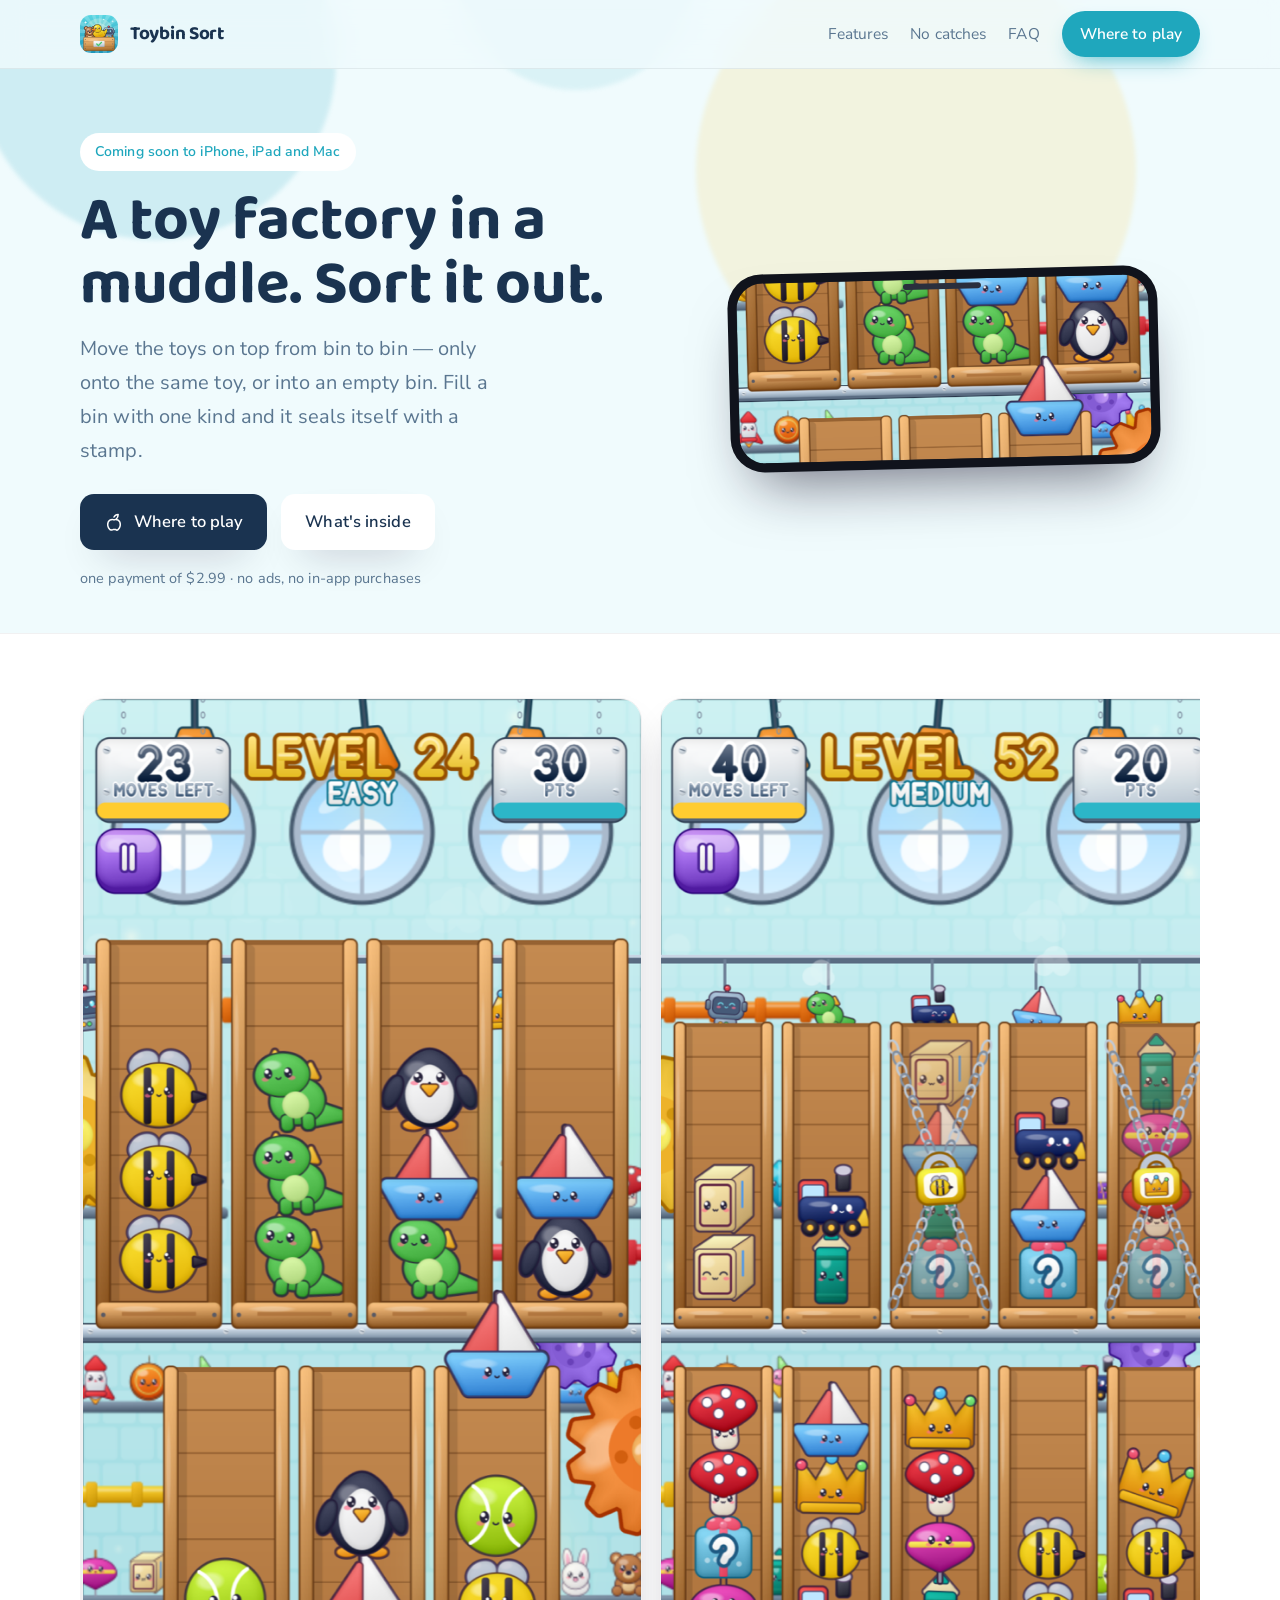
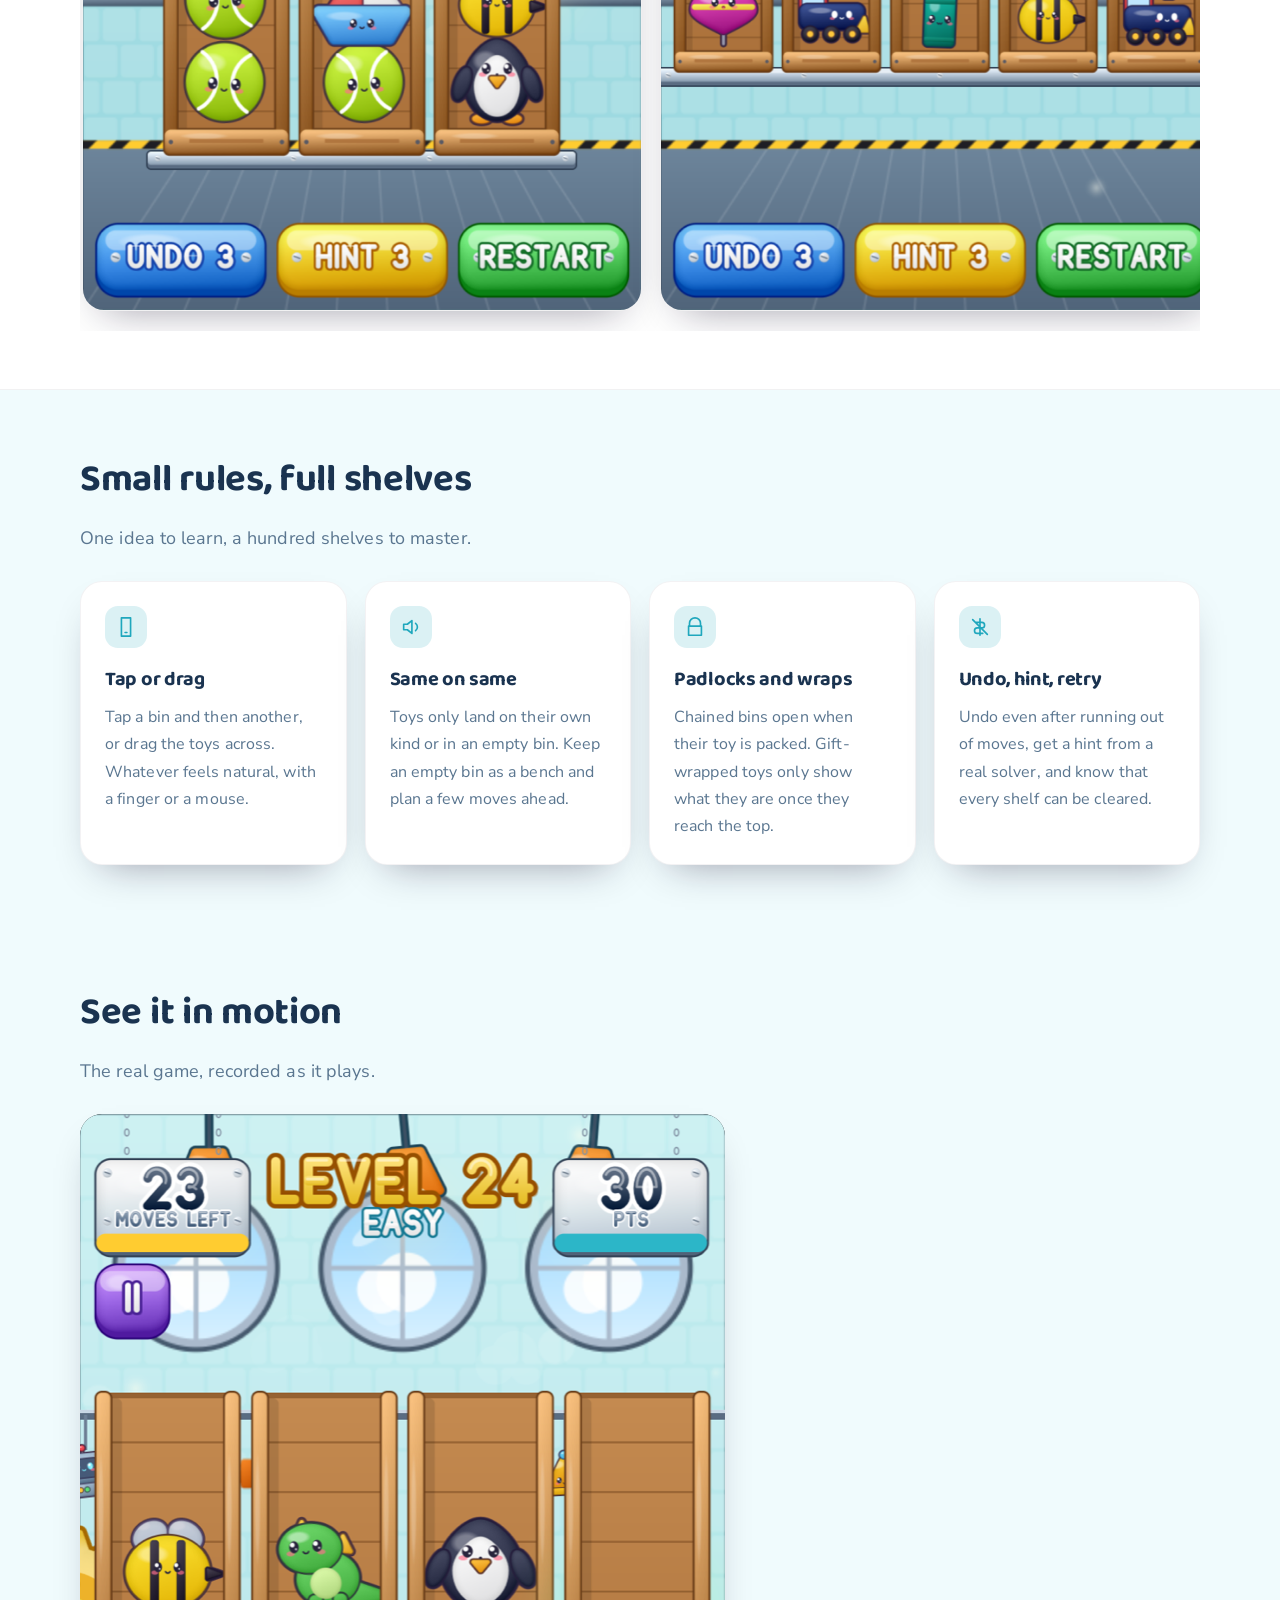
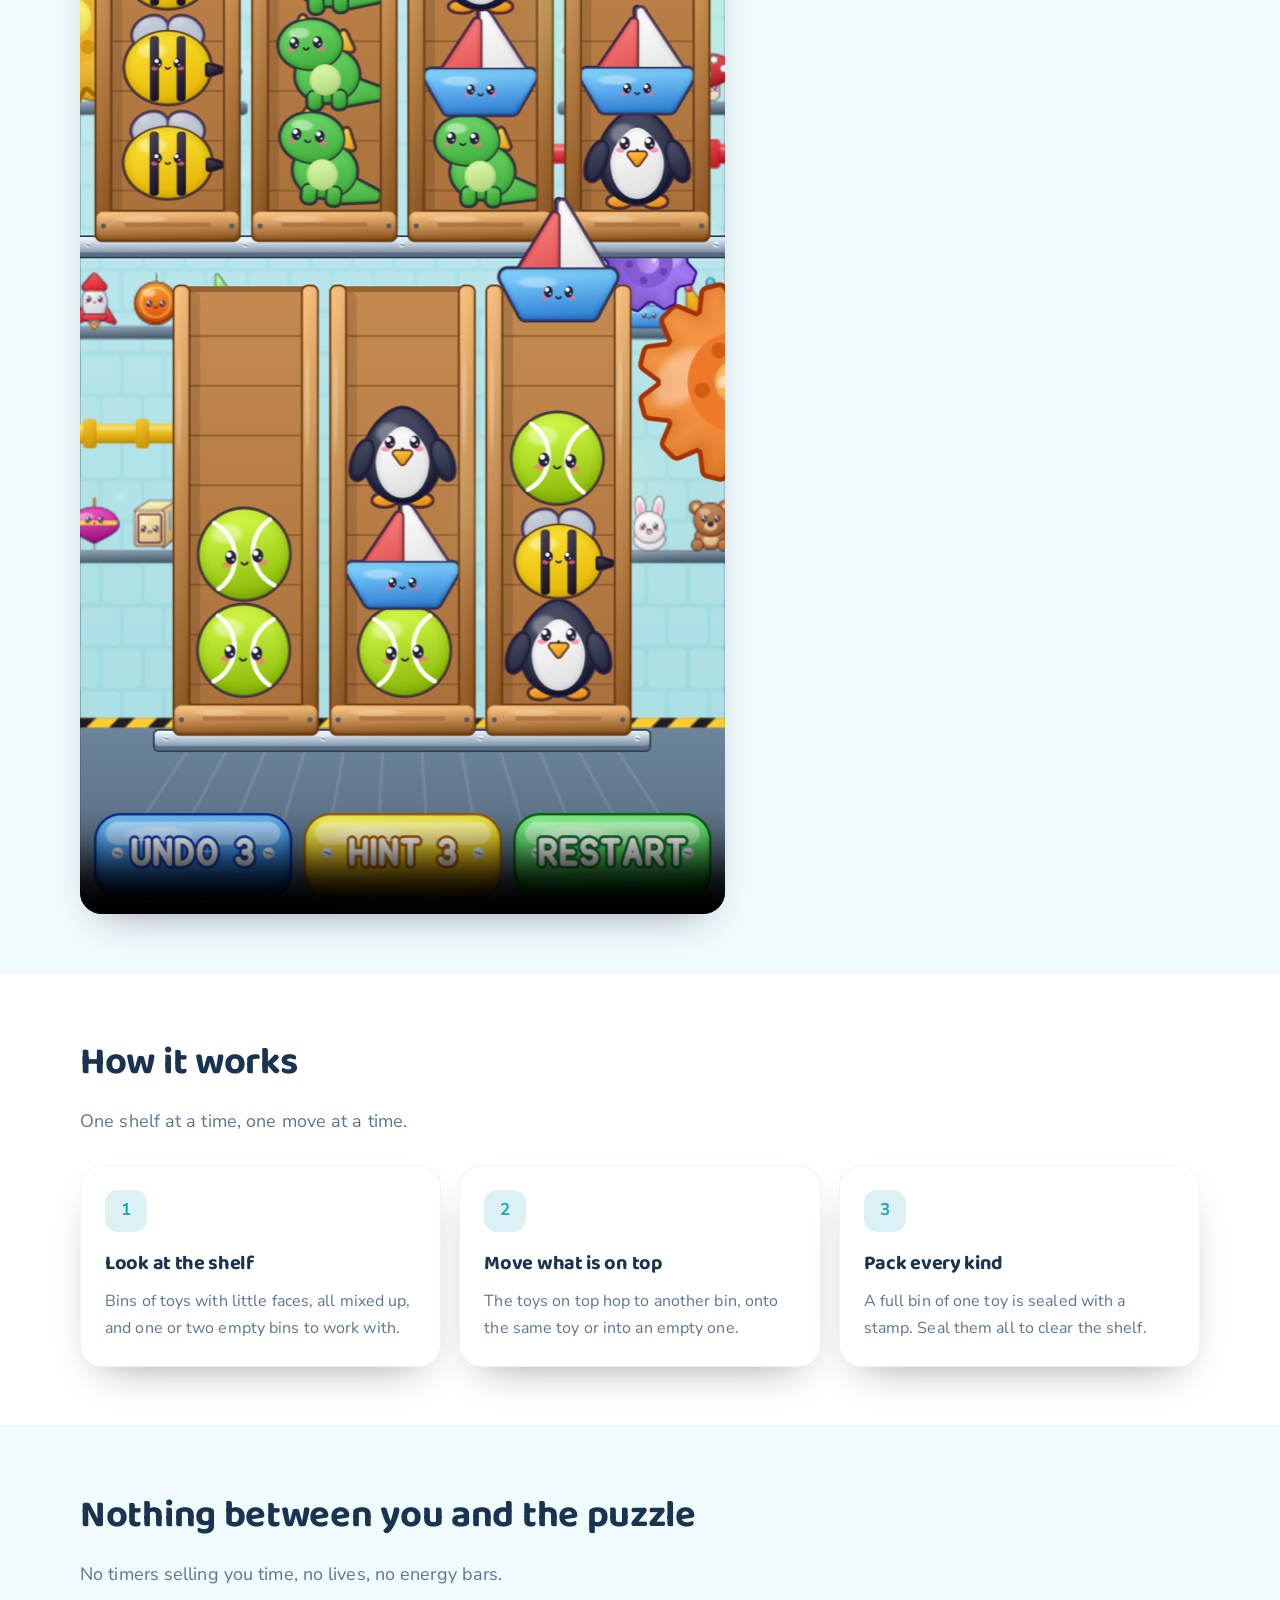
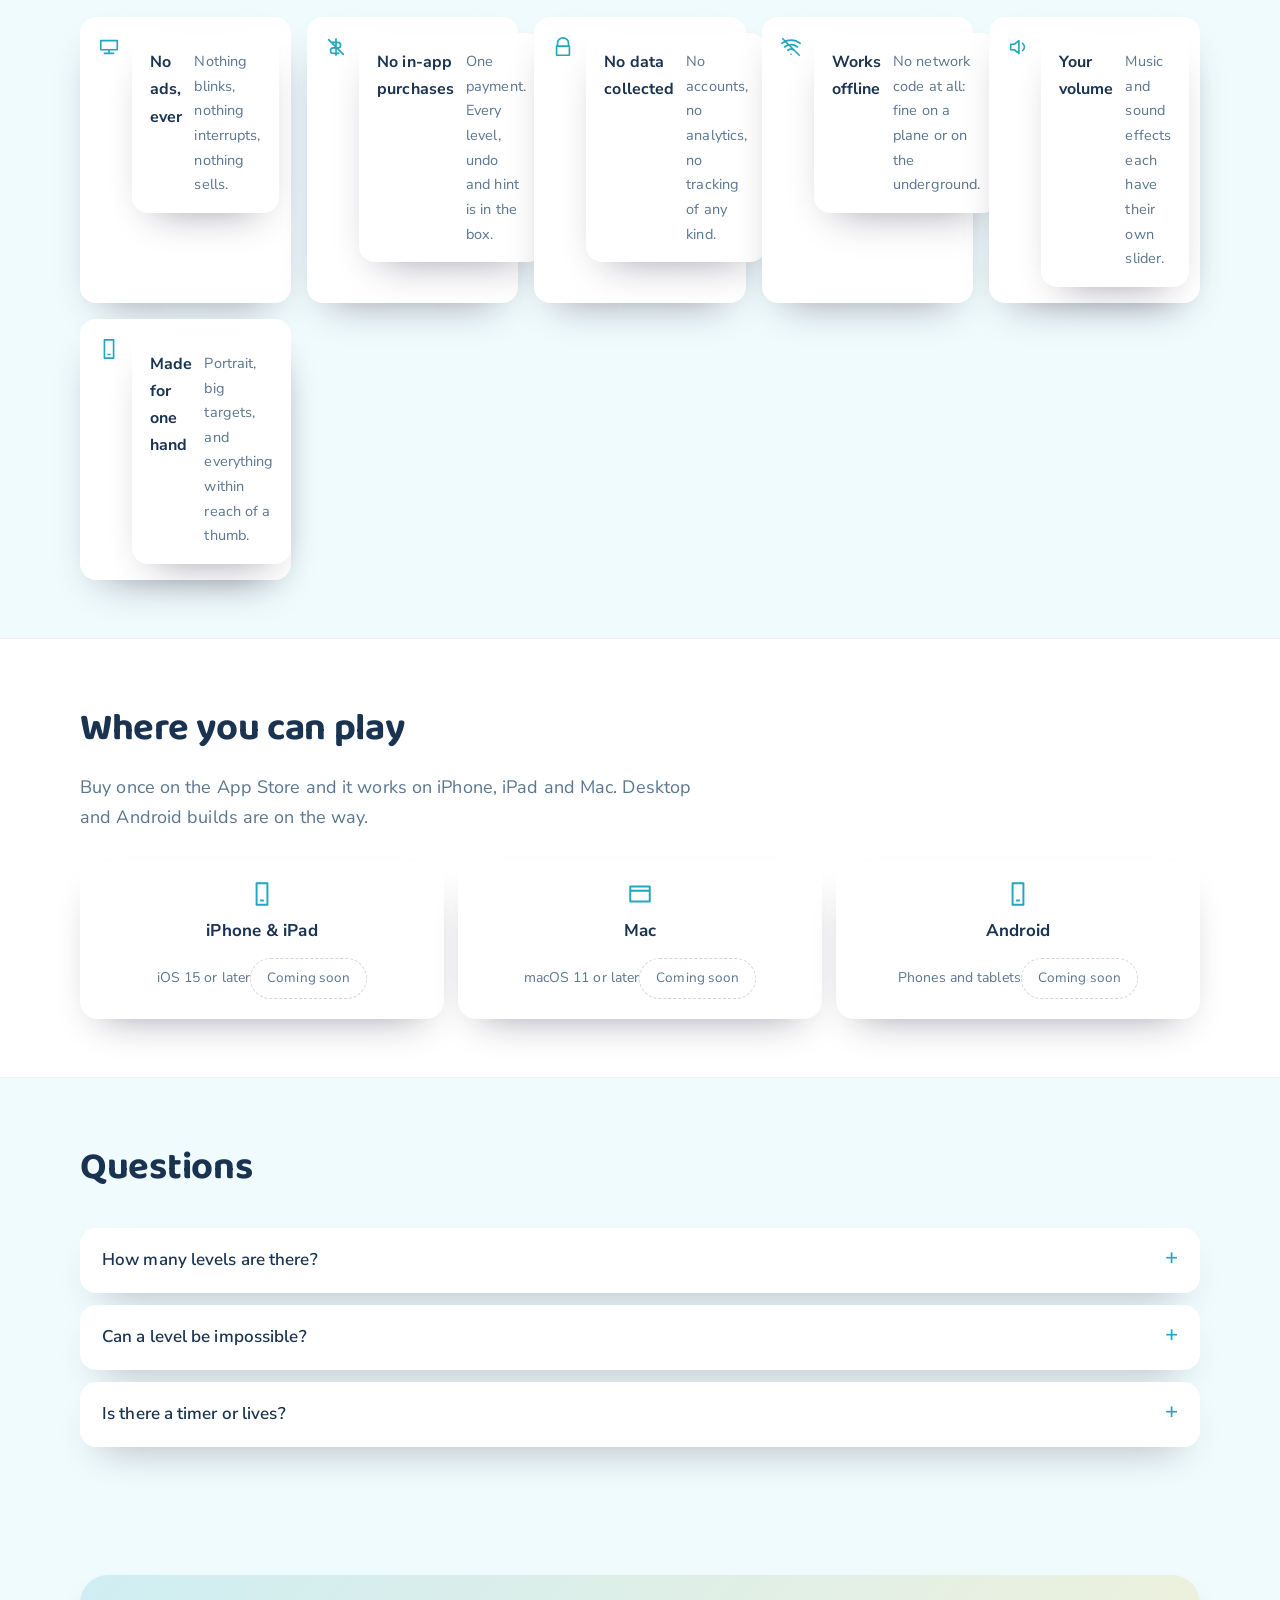
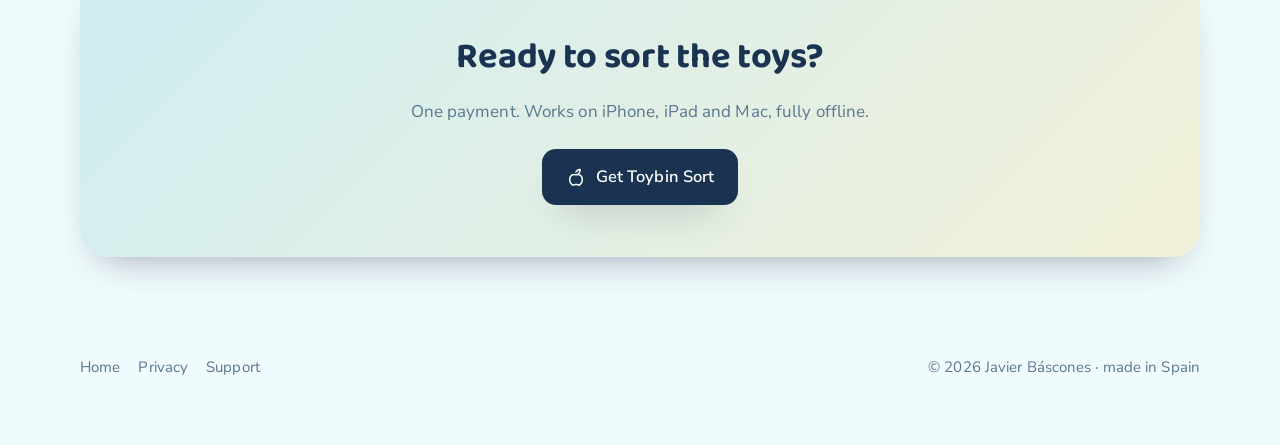
<file: index.html>
<!doctype html>
<html lang="en">
<head>
<meta charset="utf-8">
<meta name="viewport" content="width=device-width, initial-scale=1">
<title>Toybin Sort — A toy factory puzzle</title>
<meta name="description" content="Toybin Sort is a sorting puzzle in a cheerful toy factory: move toys between bins, pack each bin with one kind, open padlocks and unwrap surprises. 100 levels, every one solvable, one payment, no ads, no in-app purchases.">
<meta name="theme-color" content="#1fa7bd">
<meta property="og:title" content="Toybin Sort — A toy factory puzzle">
<meta property="og:description" content="Toybin Sort is a sorting puzzle in a cheerful toy factory: move toys between bins, pack each bin with one kind, open padlocks and unwrap surprises. 100 levels, every one solvable, one payment, no ads, no in-app purchases.">
<meta property="og:image" content="img/1.png">
<meta property="og:type" content="website">
<meta name="twitter:card" content="summary_large_image">
<link rel="icon" href="img/icon.png">
<link rel="preconnect" href="https://fonts.googleapis.com">
<link rel="preconnect" href="https://fonts.gstatic.com" crossorigin>
<link rel="stylesheet" href="https://fonts.googleapis.com/css2?family=Baloo+2:wght@600;700;800&family=Nunito+Sans:wght@400;600;700&display=swap">
<link rel="stylesheet" href="style.css">
</head>
<body>
<header class="nav">
  <div class="wrap">
    <a class="logo" href="index.html"><img src="img/icon.png" alt=""> Toybin Sort</a>
    <nav>
      <a href="index.html#features">Features</a>
      <a href="index.html#parents">No catches</a>
      <a href="index.html#faq">FAQ</a>
      <a class="cta" href="index.html#get">Where to play</a>
    </nav>
  </div>
</header>
<svg class="blobs" viewBox="0 0 1200 620" preserveAspectRatio="xMidYMid slice" aria-hidden="true"><circle cx="220" cy="150" r="180" fill="#1fa7bd" opacity=".16"/><circle cx="980" cy="260" r="220" fill="#ffc230" opacity=".14"/><circle cx="640" cy="60" r="120" fill="#1fa7bd" opacity=".10"/></svg>
<section class="hero">
  <div class="wrap">
    <div>
      <span class="eyebrow">Coming soon to iPhone, iPad and Mac</span>
      <h1>A toy factory in a muddle. Sort it out.</h1>
      <p class="lede">Move the toys on top from bin to bin — only onto the same toy, or into an empty bin. Fill a bin with one kind and it seals itself with a stamp.</p>
      <div class="hero-actions">
        <a class="btn btn-main" href="#get"><svg viewBox="0 0 24 24" fill="none" stroke="#fff" stroke-width="1.8" stroke-linecap="round" stroke-linejoin="round" aria-hidden="true"><path d="M12 6c1-2 3-3 5-3 0 2-1 4-2 5M7 21c-2-2-3-6-2-9 1-2 3-3 5-3 1 0 2 .5 2 .5s1-.5 2-.5c2 0 4 1 5 3 1 3 0 7-2 9-1 1-2 1-3 0-1 0-2 0-3 0-1 1-2 1-4 0z"/></svg> Where to play</a>
        <a class="btn btn-ghost" href="#features">What's inside</a>
      </div>
      <p class="meta">one payment of $2.99 · no ads, no in-app purchases</p>
    </div>
    <div class="phone"><img src="img/1.png" alt="Toybin Sort on iPhone"></div>
  </div>
</section>

<section class="band">
  <div class="wrap">
    <div class="rail">
      <img src="img/1.png" alt="Toybin Sort screenshot 1" loading="lazy">
      <img src="img/2.png" alt="Toybin Sort screenshot 2" loading="lazy">
      <img src="img/3.png" alt="Toybin Sort screenshot 3" loading="lazy">
      <img src="img/4.png" alt="Toybin Sort screenshot 4" loading="lazy">
      <img src="img/5.png" alt="Toybin Sort screenshot 5" loading="lazy">
    </div>
  </div>
</section>

<section id="features">
  <div class="wrap">
    <div class="section-head"><h2>Small rules, full shelves</h2><p>One idea to learn, a hundred shelves to master.</p></div>
    <div class="grid">
      <div class="card"><div class="dot"><svg viewBox="0 0 24 24" fill="none" stroke="#1fa7bd" stroke-width="1.8" stroke-linecap="round" stroke-linejoin="round" aria-hidden="true"><path d="M7 2h10v20H7zM11 18h2"/></svg></div><h3>Tap or drag</h3><p>Tap a bin and then another, or drag the toys across. Whatever feels natural, with a finger or a mouse.</p></div>
      <div class="card"><div class="dot"><svg viewBox="0 0 24 24" fill="none" stroke="#1fa7bd" stroke-width="1.8" stroke-linecap="round" stroke-linejoin="round" aria-hidden="true"><path d="M4 9v6h4l5 4V5L8 9H4zM17 8a5 5 0 0 1 0 8"/></svg></div><h3>Same on same</h3><p>Toys only land on their own kind or in an empty bin. Keep an empty bin as a bench and plan a few moves ahead.</p></div>
      <div class="card"><div class="dot"><svg viewBox="0 0 24 24" fill="none" stroke="#1fa7bd" stroke-width="1.8" stroke-linecap="round" stroke-linejoin="round" aria-hidden="true"><path d="M6 11V8a6 6 0 0 1 12 0v3M5 11h14v10H5z"/></svg></div><h3>Padlocks and wraps</h3><p>Chained bins open when their toy is packed. Gift-wrapped toys only show what they are once they reach the top.</p></div>
      <div class="card"><div class="dot"><svg viewBox="0 0 24 24" fill="none" stroke="#1fa7bd" stroke-width="1.8" stroke-linecap="round" stroke-linejoin="round" aria-hidden="true"><path d="M12 3v18M8 7h6a3 3 0 0 1 0 6H9a3 3 0 0 0 0 6h6M4 4l16 16"/></svg></div><h3>Undo, hint, retry</h3><p>Undo even after running out of moves, get a hint from a real solver, and know that every shelf can be cleared.</p></div>
    </div>
  </div>
</section>

<section>
  <div class="wrap">
    <div class="section-head"><h2>See it in motion</h2><p>The real game, recorded as it plays.</p></div>
    <video class="video" src="img/preview.mp4" controls playsinline muted loop poster="img/1.png"></video>
  </div>
</section>
<section class="band">
  <div class="wrap">
    <div class="section-head"><h2>How it works</h2><p>One shelf at a time, one move at a time.</p></div>
    <div class="grid">
      <div class="card"><div class="dot"><b style="color:#1fa7bd">1</b></div><h3>Look at the shelf</h3><p>Bins of toys with little faces, all mixed up, and one or two empty bins to work with.</p></div>
      <div class="card"><div class="dot"><b style="color:#1fa7bd">2</b></div><h3>Move what is on top</h3><p>The toys on top hop to another bin, onto the same toy or into an empty one.</p></div>
      <div class="card"><div class="dot"><b style="color:#1fa7bd">3</b></div><h3>Pack every kind</h3><p>A full bin of one toy is sealed with a stamp. Seal them all to clear the shelf.</p></div>
    </div>
  </div>
</section>

<section id="parents">
  <div class="wrap">
    <div class="section-head"><h2>Nothing between you and the puzzle</h2>
      <p>No timers selling you time, no lives, no energy bars.</p></div>
    <div class="trust">
      <div><svg viewBox="0 0 24 24" fill="none" stroke="#1fa7bd" stroke-width="1.8" stroke-linecap="round" stroke-linejoin="round" aria-hidden="true"><path d="M3 5h18v10H3zM7 19h10M12 15v4"/></svg><div><b>No ads, ever</b><span>Nothing blinks, nothing interrupts, nothing sells.</span></div></div>
      <div><svg viewBox="0 0 24 24" fill="none" stroke="#1fa7bd" stroke-width="1.8" stroke-linecap="round" stroke-linejoin="round" aria-hidden="true"><path d="M12 3v18M8 7h6a3 3 0 0 1 0 6H9a3 3 0 0 0 0 6h6M4 4l16 16"/></svg><div><b>No in-app purchases</b><span>One payment. Every level, undo and hint is in the box.</span></div></div>
      <div><svg viewBox="0 0 24 24" fill="none" stroke="#1fa7bd" stroke-width="1.8" stroke-linecap="round" stroke-linejoin="round" aria-hidden="true"><path d="M6 11V8a6 6 0 0 1 12 0v3M5 11h14v10H5z"/></svg><div><b>No data collected</b><span>No accounts, no analytics, no tracking of any kind.</span></div></div>
      <div><svg viewBox="0 0 24 24" fill="none" stroke="#1fa7bd" stroke-width="1.8" stroke-linecap="round" stroke-linejoin="round" aria-hidden="true"><path d="M2 8a16 16 0 0 1 20 0M5 12a11 11 0 0 1 14 0M8.5 15.5a6 6 0 0 1 7 0M12 20h.01M3 3l18 18"/></svg><div><b>Works offline</b><span>No network code at all: fine on a plane or on the underground.</span></div></div>
      <div><svg viewBox="0 0 24 24" fill="none" stroke="#1fa7bd" stroke-width="1.8" stroke-linecap="round" stroke-linejoin="round" aria-hidden="true"><path d="M4 9v6h4l5 4V5L8 9H4zM17 8a5 5 0 0 1 0 8"/></svg><div><b>Your volume</b><span>Music and sound effects each have their own slider.</span></div></div>
      <div><svg viewBox="0 0 24 24" fill="none" stroke="#1fa7bd" stroke-width="1.8" stroke-linecap="round" stroke-linejoin="round" aria-hidden="true"><path d="M7 2h10v20H7zM11 18h2"/></svg><div><b>Made for one hand</b><span>Portrait, big targets, and everything within reach of a thumb.</span></div></div>
    </div>
  </div>
</section>

<section id="get" class="band">
  <div class="wrap">
    <div class="section-head"><h2>Where you can play</h2>
      <p>Buy once on the App Store and it works on iPhone, iPad and Mac. Desktop and Android builds are on the way.</p></div>
    <div class="plats">
      <div class="plat"><svg viewBox="0 0 24 24" fill="none" stroke="#1fa7bd" stroke-width="1.8" stroke-linecap="round" stroke-linejoin="round" aria-hidden="true"><path d="M7 2h10v20H7zM11 18h2"/></svg><b>iPhone & iPad</b><span>iOS 15 or later</span><em>Coming soon</em></div>
      <div class="plat"><svg viewBox="0 0 24 24" fill="none" stroke="#1fa7bd" stroke-width="1.8" stroke-linecap="round" stroke-linejoin="round" aria-hidden="true"><path d="M3 5h18v14H3zM3 9h18"/></svg><b>Mac</b><span>macOS 11 or later</span><em>Coming soon</em></div>
      <div class="plat"><svg viewBox="0 0 24 24" fill="none" stroke="#1fa7bd" stroke-width="1.8" stroke-linecap="round" stroke-linejoin="round" aria-hidden="true"><path d="M7 2h10v20H7zM11 18h2"/></svg><b>Android</b><span>Phones and tablets</span><em>Coming soon</em></div>
    </div>
  </div>
</section>

<section id="faq">
  <div class="wrap">
    <div class="section-head"><h2>Questions</h2></div>
    <details><summary>How many levels are there?</summary><p>One hundred, in five tiers from tutorial to expert. Each one is generated from its number, so it is the same shelf every time you play it.</p></details>
    <details><summary>Can a level be impossible?</summary><p>No. Every shelf is solved by the built-in solver before it is accepted, and the tests check all hundred.</p></details>
    <details><summary>Is there a timer or lives?</summary><p>No timer and no lives. From level 21 there is a move limit, and undo works even after you run out.</p></details>
  </div>
</section>

<section>
  <div class="wrap">
    <div class="closer">
      <h2>Ready to sort the toys?</h2>
      <p>One payment. Works on iPhone, iPad and Mac, fully offline.</p>
      <a class="btn btn-main" href="#get"><svg viewBox="0 0 24 24" fill="none" stroke="#fff" stroke-width="1.8" stroke-linecap="round" stroke-linejoin="round" aria-hidden="true"><path d="M12 6c1-2 3-3 5-3 0 2-1 4-2 5M7 21c-2-2-3-6-2-9 1-2 3-3 5-3 1 0 2 .5 2 .5s1-.5 2-.5c2 0 4 1 5 3 1 3 0 7-2 9-1 1-2 1-3 0-1 0-2 0-3 0-1 1-2 1-4 0z"/></svg> Get Toybin Sort</a>
    </div>
  </div>
</section>
<footer>
  <div class="wrap">
    <div><a href="index.html">Home</a><a href="privacy.html">Privacy</a><a href="support.html">Support</a></div>
    <div>© 2026 Javier Báscones · made in Spain</div>
  </div>
</footer>
</body>
</html>
</file>
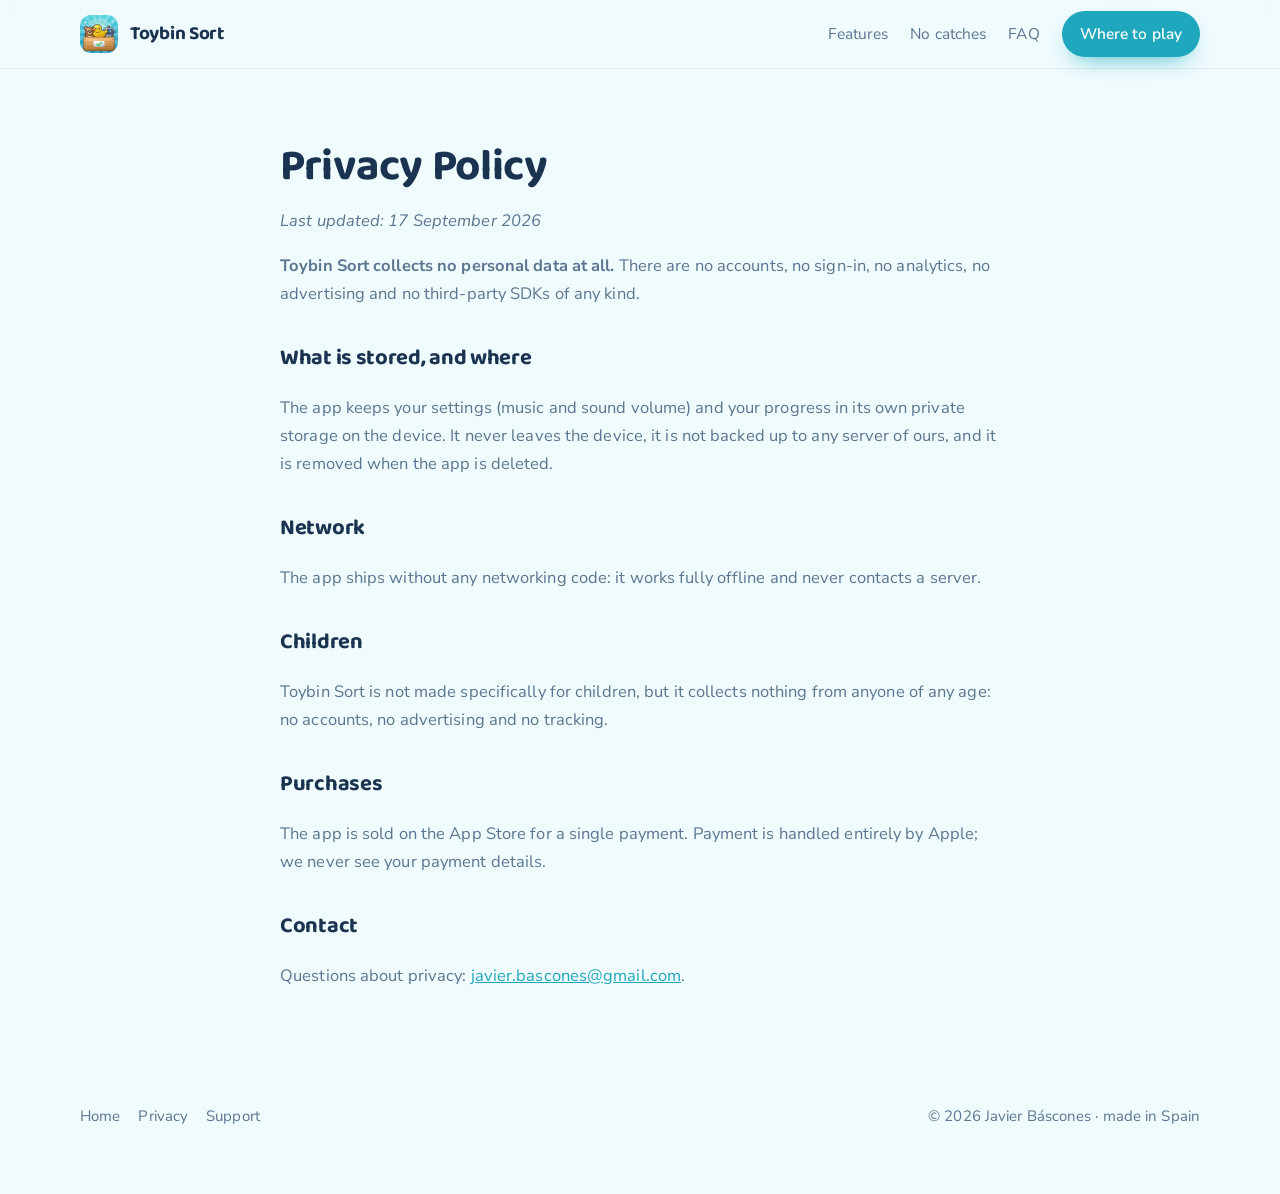
<file: privacy.html>
<!doctype html>
<html lang="en">
<head>
<meta charset="utf-8">
<meta name="viewport" content="width=device-width, initial-scale=1">
<title>Privacy — Toybin Sort</title>
<meta name="description" content="Toybin Sort is a sorting puzzle in a cheerful toy factory: move toys between bins, pack each bin with one kind, open padlocks and unwrap surprises. 100 levels, every one solvable, one payment, no ads, no in-app purchases.">
<meta name="theme-color" content="#1fa7bd">
<meta property="og:title" content="Privacy — Toybin Sort">
<meta property="og:description" content="Toybin Sort is a sorting puzzle in a cheerful toy factory: move toys between bins, pack each bin with one kind, open padlocks and unwrap surprises. 100 levels, every one solvable, one payment, no ads, no in-app purchases.">
<meta property="og:image" content="img/1.png">
<meta property="og:type" content="website">
<meta name="twitter:card" content="summary_large_image">
<link rel="icon" href="img/icon.png">
<link rel="preconnect" href="https://fonts.googleapis.com">
<link rel="preconnect" href="https://fonts.gstatic.com" crossorigin>
<link rel="stylesheet" href="https://fonts.googleapis.com/css2?family=Baloo+2:wght@600;700;800&family=Nunito+Sans:wght@400;600;700&display=swap">
<link rel="stylesheet" href="style.css">
</head>
<body>
<header class="nav">
  <div class="wrap">
    <a class="logo" href="index.html"><img src="img/icon.png" alt=""> Toybin Sort</a>
    <nav>
      <a href="index.html#features">Features</a>
      <a href="index.html#parents">No catches</a>
      <a href="index.html#faq">FAQ</a>
      <a class="cta" href="index.html#get">Where to play</a>
    </nav>
  </div>
</header>
<section><div class="wrap doc">
  <h1>Privacy Policy</h1>
  <p><em>Last updated: 17 September 2026</em></p>
  <p><strong>Toybin Sort collects no personal data at all.</strong> There are no accounts, no sign-in,
  no analytics, no advertising and no third-party SDKs of any kind.</p>
  <h2>What is stored, and where</h2>
  <p>The app keeps your settings (music and sound volume) and your progress in its own private
  storage on the device. It never leaves the device, it is not backed up to any server of ours, and it is
  removed when the app is deleted.</p>
  <h2>Network</h2>
  <p>The app ships without any networking code: it works fully offline and never contacts a server.</p>
  <h2>Children</h2>
  <p>Toybin Sort is not made specifically for children, but it collects nothing from anyone of any age: no accounts, no advertising and no tracking.</p>
  <h2>Purchases</h2>
  <p>The app is sold on the App Store for a single payment. Payment is handled entirely by Apple; we never
  see your payment details.</p>
  <h2>Contact</h2>
  <p>Questions about privacy: <a href="mailto:javier.bascones@gmail.com">javier.bascones@gmail.com</a>.</p>
</div></section>
<footer>
  <div class="wrap">
    <div><a href="index.html">Home</a><a href="privacy.html">Privacy</a><a href="support.html">Support</a></div>
    <div>© 2026 Javier Báscones · made in Spain</div>
  </div>
</footer>
</body>
</html>
</file>
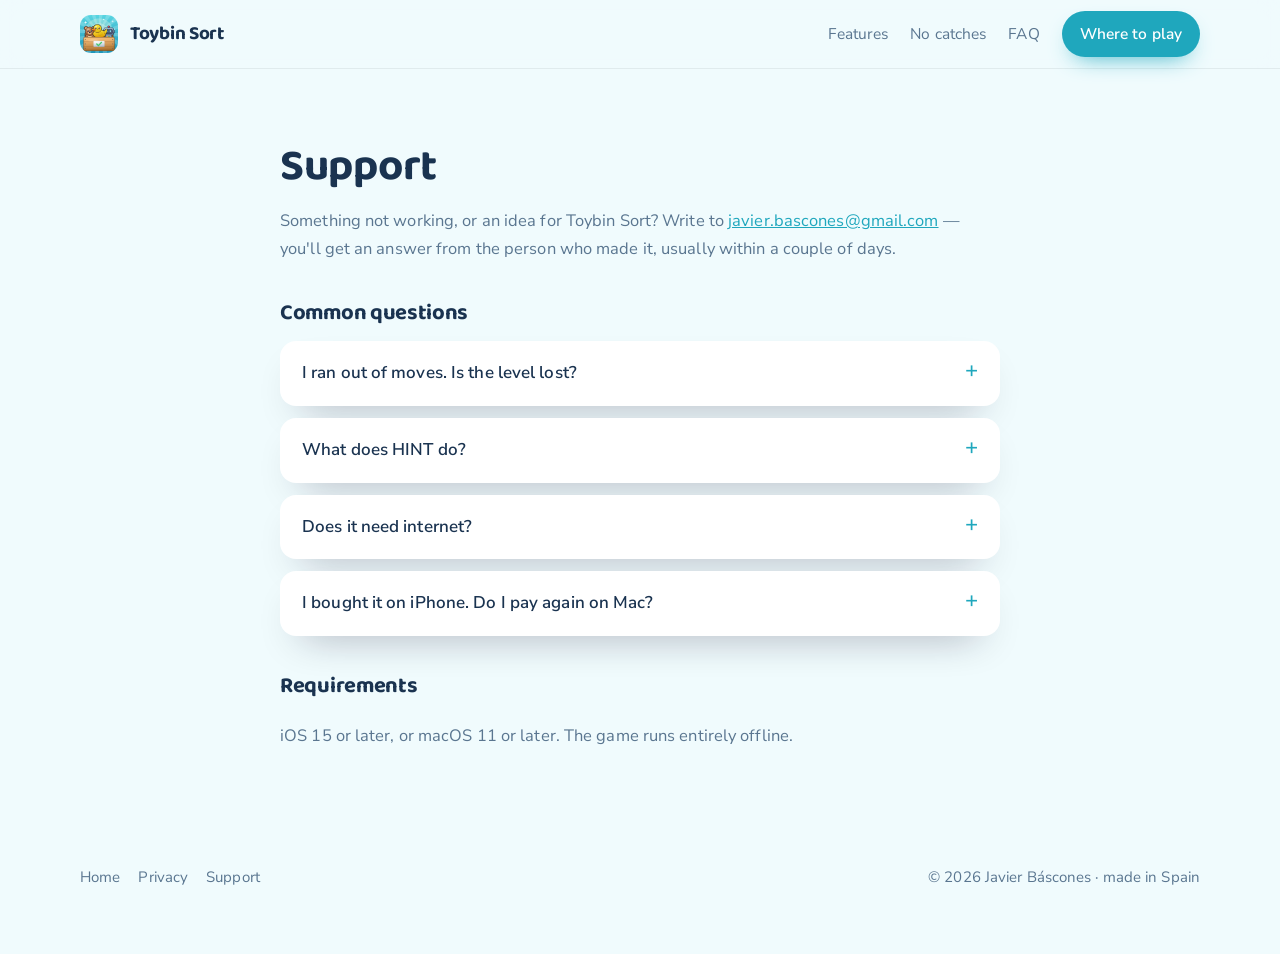
<file: support.html>
<!doctype html>
<html lang="en">
<head>
<meta charset="utf-8">
<meta name="viewport" content="width=device-width, initial-scale=1">
<title>Support — Toybin Sort</title>
<meta name="description" content="Toybin Sort is a sorting puzzle in a cheerful toy factory: move toys between bins, pack each bin with one kind, open padlocks and unwrap surprises. 100 levels, every one solvable, one payment, no ads, no in-app purchases.">
<meta name="theme-color" content="#1fa7bd">
<meta property="og:title" content="Support — Toybin Sort">
<meta property="og:description" content="Toybin Sort is a sorting puzzle in a cheerful toy factory: move toys between bins, pack each bin with one kind, open padlocks and unwrap surprises. 100 levels, every one solvable, one payment, no ads, no in-app purchases.">
<meta property="og:image" content="img/1.png">
<meta property="og:type" content="website">
<meta name="twitter:card" content="summary_large_image">
<link rel="icon" href="img/icon.png">
<link rel="preconnect" href="https://fonts.googleapis.com">
<link rel="preconnect" href="https://fonts.gstatic.com" crossorigin>
<link rel="stylesheet" href="https://fonts.googleapis.com/css2?family=Baloo+2:wght@600;700;800&family=Nunito+Sans:wght@400;600;700&display=swap">
<link rel="stylesheet" href="style.css">
</head>
<body>
<header class="nav">
  <div class="wrap">
    <a class="logo" href="index.html"><img src="img/icon.png" alt=""> Toybin Sort</a>
    <nav>
      <a href="index.html#features">Features</a>
      <a href="index.html#parents">No catches</a>
      <a href="index.html#faq">FAQ</a>
      <a class="cta" href="index.html#get">Where to play</a>
    </nav>
  </div>
</header>
<section><div class="wrap doc">
  <h1>Support</h1>
  <p>Something not working, or an idea for Toybin Sort? Write to
  <a href="mailto:javier.bascones@gmail.com">javier.bascones@gmail.com</a> — you'll get an answer from the
  person who made it, usually within a couple of days.</p>
  <h2>Common questions</h2>
  <details><summary>I ran out of moves. Is the level lost?</summary><p>Not yet: UNDO works even then. Take back a move or two and try another order.</p></details>
  <details><summary>What does HINT do?</summary><p>It asks a solver for a move that still leads to a cleared shelf, and highlights both bins.</p></details>
  <details><summary>Does it need internet?</summary><p>No. The game has no networking code at all.</p></details>
  <details><summary>I bought it on iPhone. Do I pay again on Mac?</summary><p>No. It is a universal purchase: buy once and it works on iPhone, iPad and Mac with the same Apple Account.</p></details>
  <h2>Requirements</h2>
  <p>iOS 15 or later, or macOS 11 or later. The game runs entirely offline.</p>
</div></section>
<footer>
  <div class="wrap">
    <div><a href="index.html">Home</a><a href="privacy.html">Privacy</a><a href="support.html">Support</a></div>
    <div>© 2026 Javier Báscones · made in Spain</div>
  </div>
</footer>
</body>
</html>
</file>
<file: style.css>
/* Toybin Sort — hoja de estilo generada por tools/make_website.py */
:root {
  --accent: #1fa7bd;
  --accent2: #ffc230;
  --ink: #1a3350;
  --ink-soft: #5a7690;
  --bg: #f0fbfd;
  --panel: #ffffff;
  --radius: 22px;
  --shadow: 0 18px 40px -22px rgba(17, 12, 40, .45);
}
* { box-sizing: border-box; }
html { scroll-behavior: smooth; -webkit-text-size-adjust: 100%; }
body {
  margin: 0; background: var(--bg); color: var(--ink);
  font-family: 'Nunito Sans', ui-sans-serif, -apple-system, BlinkMacSystemFont, "Segoe UI", sans-serif;
  font-size: 17px; line-height: 1.7; letter-spacing: .1px;
}
h1, h2, h3, .logo, .badge, .stat b { font-family: 'Baloo 2', 'Nunito Sans', sans-serif; letter-spacing: -.3px; }
img, svg, video { max-width: 100%; display: block; }
a { color: var(--accent); }
.wrap { width: min(1120px, 100% - 44px); margin-inline: auto; }

/* barra superior */
.nav { position: sticky; top: 0; z-index: 20; backdrop-filter: blur(12px);
  background: color-mix(in srgb, var(--bg) 82%, transparent); border-bottom: 1px solid rgba(20, 16, 40, .07); }
.nav .wrap { display: flex; align-items: center; gap: 18px; height: 68px; }
.logo { display: flex; align-items: center; gap: 12px; font-weight: 700; font-size: 19px; text-decoration: none; color: var(--ink); }
.logo img { width: 38px; height: 38px; border-radius: 11px; box-shadow: var(--shadow); }
.nav nav { margin-left: auto; display: flex; gap: 22px; align-items: center; }
.nav nav a { color: var(--ink-soft); text-decoration: none; font-size: 15.5px; }
.nav nav a:hover { color: var(--accent); }
.cta { background: var(--accent); color: #fff !important; padding: 10px 18px; border-radius: 999px;
  font-weight: 600; box-shadow: 0 10px 24px -12px var(--accent); }
@media (max-width: 760px) { .nav nav a:not(.cta) { display: none; } }

/* hero */
.hero { position: relative; overflow: hidden; padding: 64px 0 28px; }
.blobs { position: absolute; inset: -10% -5% auto -5%; height: 620px; z-index: 0; filter: blur(2px); }
.hero .wrap { position: relative; z-index: 1; display: grid; grid-template-columns: 1.05fr .95fr; gap: 40px; align-items: center; }
.eyebrow { display: inline-flex; align-items: center; gap: 8px; background: var(--panel); border-radius: 999px;
  padding: 7px 15px; font-size: 14px; font-weight: 600; color: var(--accent); box-shadow: var(--shadow); }
h1 { font-size: clamp(38px, 5.4vw, 62px); line-height: 1.04; margin: 18px 0 14px; }
.lede { font-size: 20px; color: var(--ink-soft); margin: 0 0 26px; max-width: 34ch; }
.hero-actions { display: flex; flex-wrap: wrap; gap: 14px; align-items: center; }
.btn { display: inline-flex; align-items: center; gap: 10px; text-decoration: none; font-weight: 600;
  padding: 14px 24px; border-radius: 14px; font-size: 16.5px; }
.btn-main { background: var(--ink); color: #fff; box-shadow: var(--shadow); }
.btn-ghost { background: var(--panel); color: var(--ink); box-shadow: var(--shadow); }
.btn svg { width: 20px; height: 20px; }
.meta { margin-top: 16px; font-size: 14.5px; color: var(--ink-soft); }
.phone { position: relative; margin-inline: auto; width: min(430px, 100%); aspect-ratio: 19.5 / 9;
  background: #10131c; border-radius: 34px; padding: 9px; box-shadow: 0 34px 60px -26px rgba(16, 12, 36, .6); rotate: -1.4deg; }
.phone img { width: 100%; height: 100%; object-fit: cover; border-radius: 26px; }
.phone::after { content: ""; position: absolute; left: 50%; translate: -50% 0; top: 13px; width: 78px; height: 6px;
  background: #2a2f3d; border-radius: 99px; }
@media (max-width: 900px) { .hero .wrap { grid-template-columns: 1fr; } .lede { max-width: none; } }

/* franjas y secciones */
section { padding: 58px 0; }
.section-head { max-width: 62ch; margin-bottom: 28px; }
.section-head h2 { font-size: clamp(27px, 3.4vw, 38px); margin: 0 0 10px; }
.section-head p { color: var(--ink-soft); margin: 0; font-size: 18px; }
.band { background: var(--panel); border-block: 1px solid rgba(20, 16, 40, .06); }

/* carrusel de capturas */
.rail { display: flex; gap: 18px; overflow-x: auto; scroll-snap-type: x mandatory; padding: 6px 2px 20px;
  scrollbar-width: thin; }
.rail img { flex: 0 0 auto; width: min(560px, 82vw); border-radius: var(--radius); scroll-snap-align: center;
  box-shadow: var(--shadow); border: 1px solid rgba(20, 16, 40, .06); }

/* tarjetas */
.grid { display: grid; gap: 18px; grid-template-columns: repeat(auto-fit, minmax(250px, 1fr)); }
.card { background: var(--panel); border-radius: var(--radius); padding: 24px; box-shadow: var(--shadow);
  border: 1px solid rgba(20, 16, 40, .05); }
.card h3 { margin: 0 0 8px; font-size: 20px; }
.card p { margin: 0; color: var(--ink-soft); font-size: 16px; }
.card .dot { width: 42px; height: 42px; border-radius: 13px; display: grid; place-items: center; margin-bottom: 14px;
  background: color-mix(in srgb, var(--accent) 16%, #fff); }
.card .dot svg { width: 22px; height: 22px; }

/* vídeo */
.video { border-radius: var(--radius); overflow: hidden; box-shadow: var(--shadow); background: #0d1017; }

/* confianza */
.trust { display: grid; gap: 16px; grid-template-columns: repeat(auto-fit, minmax(190px, 1fr)); }
.trust div { display: flex; gap: 12px; align-items: flex-start; background: var(--panel); border-radius: 16px;
  padding: 16px 18px; box-shadow: var(--shadow); }
.trust svg { width: 22px; height: 22px; flex: 0 0 auto; margin-top: 3px; }
.trust b { display: block; font-size: 16px; }
.trust span { color: var(--ink-soft); font-size: 14.5px; }

/* plataformas */
.plats { display: grid; gap: 14px; grid-template-columns: repeat(auto-fit, minmax(180px, 1fr)); }
.plat { background: var(--panel); border-radius: 18px; padding: 20px; box-shadow: var(--shadow); text-align: center; }
.plat svg { width: 26px; height: 26px; margin: 0 auto 10px; }
.plat b { display: block; font-size: 17px; }
.plat span { color: var(--ink-soft); font-size: 14px; }
.plat a { display: inline-block; margin-top: 12px; background: var(--accent); color: #fff; text-decoration: none;
  padding: 9px 18px; border-radius: 999px; font-size: 14.5px; font-weight: 600; }
.plat em { display: inline-block; margin-top: 12px; font-size: 13.5px; color: var(--ink-soft); font-style: normal;
  border: 1px dashed rgba(20, 16, 40, .18); border-radius: 999px; padding: 8px 16px; }

/* preguntas */
details { background: var(--panel); border-radius: 16px; padding: 18px 22px; box-shadow: var(--shadow); margin-bottom: 12px; }
summary { cursor: pointer; font-weight: 600; font-size: 17px; list-style: none; }
summary::-webkit-details-marker { display: none; }
summary::after { content: "+"; float: right; color: var(--accent); font-size: 22px; line-height: 1; }
details[open] summary::after { content: "–"; }
details p { margin: 12px 0 0; color: var(--ink-soft); font-size: 16px; }

/* cierre */
.closer { text-align: center; background:
  linear-gradient(135deg, color-mix(in srgb, var(--accent) 16%, var(--bg)), color-mix(in srgb, var(--accent2) 18%, var(--bg)));
  border-radius: 28px; padding: 52px 28px; box-shadow: var(--shadow); }
.closer h2 { margin: 0 0 10px; font-size: clamp(26px, 3.2vw, 36px); }
.closer p { color: var(--ink-soft); margin: 0 0 22px; }

footer { padding: 40px 0 64px; color: var(--ink-soft); font-size: 15px; }
footer .wrap { display: flex; flex-wrap: wrap; gap: 14px; justify-content: space-between; align-items: center; }
footer a { color: var(--ink-soft); text-decoration: none; margin-right: 18px; }
footer a:hover { color: var(--accent); }

/* páginas de texto */
.doc { max-width: 72ch; }
.doc h1 { font-size: clamp(32px, 4vw, 44px); margin-bottom: 6px; }
.doc h2 { font-size: 22px; margin: 32px 0 8px; }
.doc p, .doc li { color: var(--ink-soft); font-size: 16.5px; }
</file>
